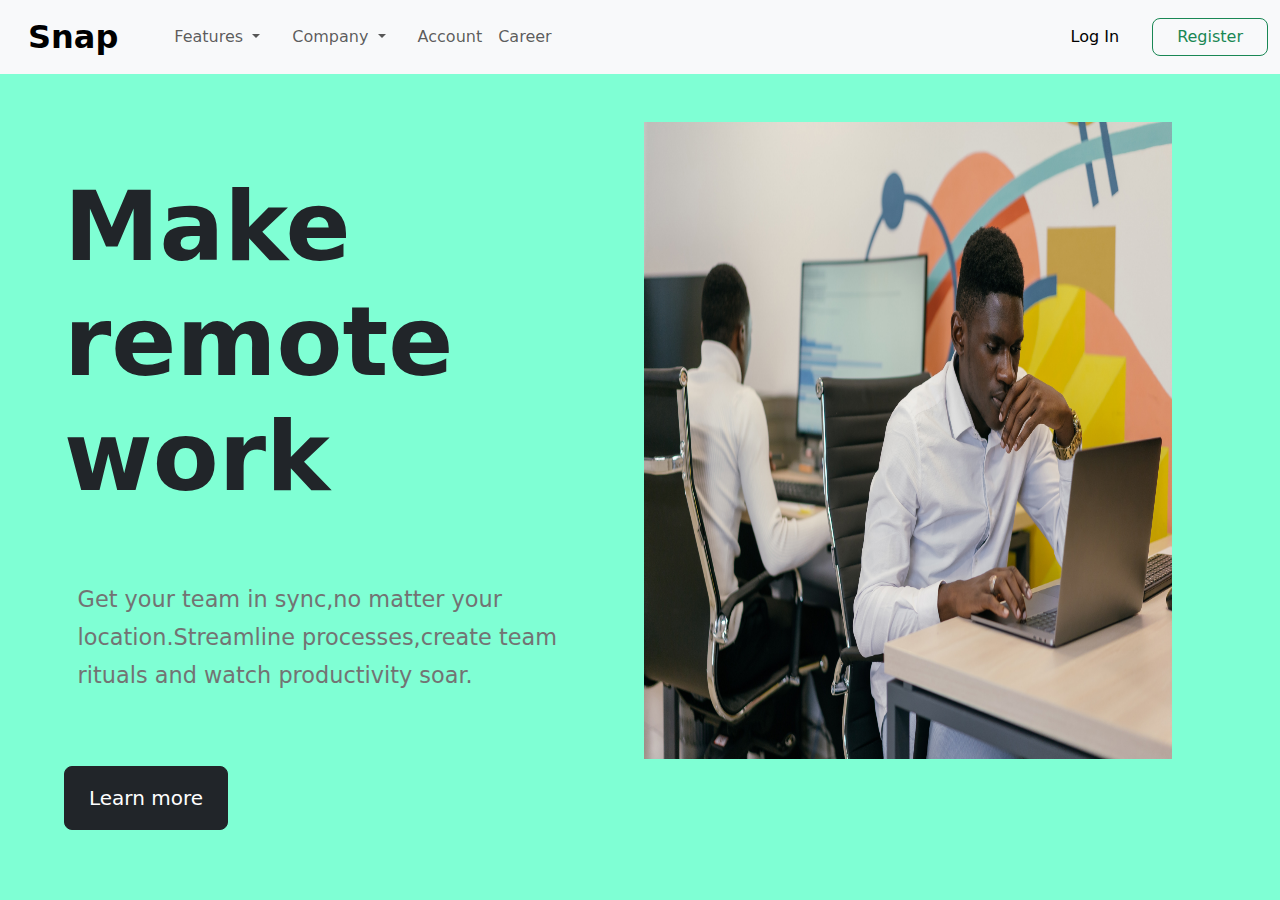
<file: snap/index.html>
<!DOCTYPE html>
<html lang="en" dir="ltr">

<head>
  <meta charset="utf-8">
  <title>Bootstrap</title>

  <!-- bootstraplink -->
  <link rel="stylesheet" href="	https://cdn.jsdelivr.net/npm/bootstrap@5.2.0/dist/css/bootstrap.min.css">

  <!-- Bootstrap Script -->
  <script src="	https://cdn.jsdelivr.net/npm/bootstrap@5.2.0/dist/js/bootstrap.bundle.min.js" charset="utf-8"></script>

  <script src="https://cdn.jsdelivr.net/npm/@popperjs/core@2.11.5/dist/umd/popper.min.js" integrity="sha384-Xe+8cL9oJa6tN/veChSP7q+mnSPaj5Bcu9mPX5F5xIGE0DVittaqT5lorf0EI7Vk" crossorigin="anonymous"></script>
  <script src="https://cdn.jsdelivr.net/npm/bootstrap@5.2.0/dist/js/bootstrap.min.js" integrity="sha384-ODmDIVzN+pFdexxHEHFBQH3/9/vQ9uori45z4JjnFsRydbmQbmL5t1tQ0culUzyK" crossorigin="anonymous"></script>

  <!-- Custom css -->
  <link rel="stylesheet" href="styles.css">
</head>

<body>

  <!-- Navrbar Section -->

  <section  class="nvabar-section">

    <nav class="navbar navbar-expand-lg bg-light">
    <div class="container-fluid">
      <a class="navbar-brand snap-logo ms-3 me-5" href="#">Snap</a>
      <button class="navbar-toggler" type="button" data-bs-toggle="collapse" data-bs-target="#navbarSupportedContent" aria-controls="navbarSupportedContent" aria-expanded="false" aria-label="Toggle navigation">
        <span class="navbar-toggler-icon"></span>
      </button>
      <div class="collapse navbar-collapse" id="navbarSupportedContent">
        <ul class="navbar-nav me-auto mb-2 mb-lg-0">

          <li class="nav-item dropdown me-3">
            <a class="nav-link dropdown-toggle" href="#" role="button" data-bs-toggle="dropdown" aria-expanded="false">
              Features
            </a>
            <ul class="dropdown-menu">
              <li><a class="dropdown-item" href="#">Action</a></li>
              <li><a class="dropdown-item" href="#">Another action</a></li>
              <li><hr class="dropdown-divider"></li>
              <li><a class="dropdown-item" href="#">Something else here</a></li>
            </ul>
          </li>
          <li class="nav-item dropdown me-3">
            <a class="nav-link dropdown-toggle" href="#" role="button" data-bs-toggle="dropdown" aria-expanded="false">
              Company
            </a>
            <ul class="dropdown-menu">
              <li><a class="dropdown-item" href="#">Action</a></li>
              <li><a class="dropdown-item" href="#">Another action</a></li>
              <li><hr class="dropdown-divider"></li>
              <li><a class="dropdown-item" href="#">Something else here</a></li>
            </ul>
          </li>
          <li class="nav-item">
            <a class="nav-link" aria-current="page" href="#">Account</a>
          </li>
          <li class="nav-item">
            <a class="nav-link" href="#">Career</a>
          </li>
        </ul>
        <form class="d-flex" role="search">
          <button class="btn btn-light form-control me-2 px-4" type="submit">Log In</button>
          <button class="register-button btn btn-outline-success px-4" type="submit">Register</button>
        </form>
      </div>
    </div>
    </nav>

  </section>


  <section  class=" ms-5 mt-5 second-section">

    <div class="ms-1 row">
    <div class="mt-5 col-lg-6">
      <h1>Make remote work</h1>

      <p>Get your team in sync,no matter your location.Streamline processes,create  team rituals and watch productivity soar.</p>

      <button class="btn btn-lg btn-dark px-4 py-3" type="button" name="button">Learn more</button>

    </div>

    <div class="col-lg-6">
      <img src="pics/pexels-mikhail-nilov-9301524.jpg" alt="">

    </div>

      </div>

  </section>

<script src="https://cdn.jsdelivr.net/npm/bootstrap@5.2.0/dist/js/bootstrap.bundle.min.js" integrity="sha384-A3rJD856KowSb7dwlZdYEkO39Gagi7vIsF0jrRAoQmDKKtQBHUuLZ9AsSv4jD4Xa" crossorigin="anonymous"></script>

</body>

</html>
</file>
<file: snap/styles.css>
body {
  background-color: aquamarine;
}

h1 {
  font-size: 6rem;
  font-weight: bolder;
  margin-bottom: 3rem;
}

p {
  font-size: 1.4rem;
  font-weight: 400;
  line-height: 1.7;
  padding: 1rem 0.85rem;
  margin-bottom: 3.5rem;
  color: #737373;
}

img {
  width: 95%;
  height: 90%;
}


.register-button {
  border-radius: 8px;
}

.second-section {
  margin: 3rem 5rem;
}

.snap-logo {
  font-size: 2rem;
  font-weight: bolder;
}


@media (max-width: 992px) {
  body {
    text-align: center;
  }
}
</file>
